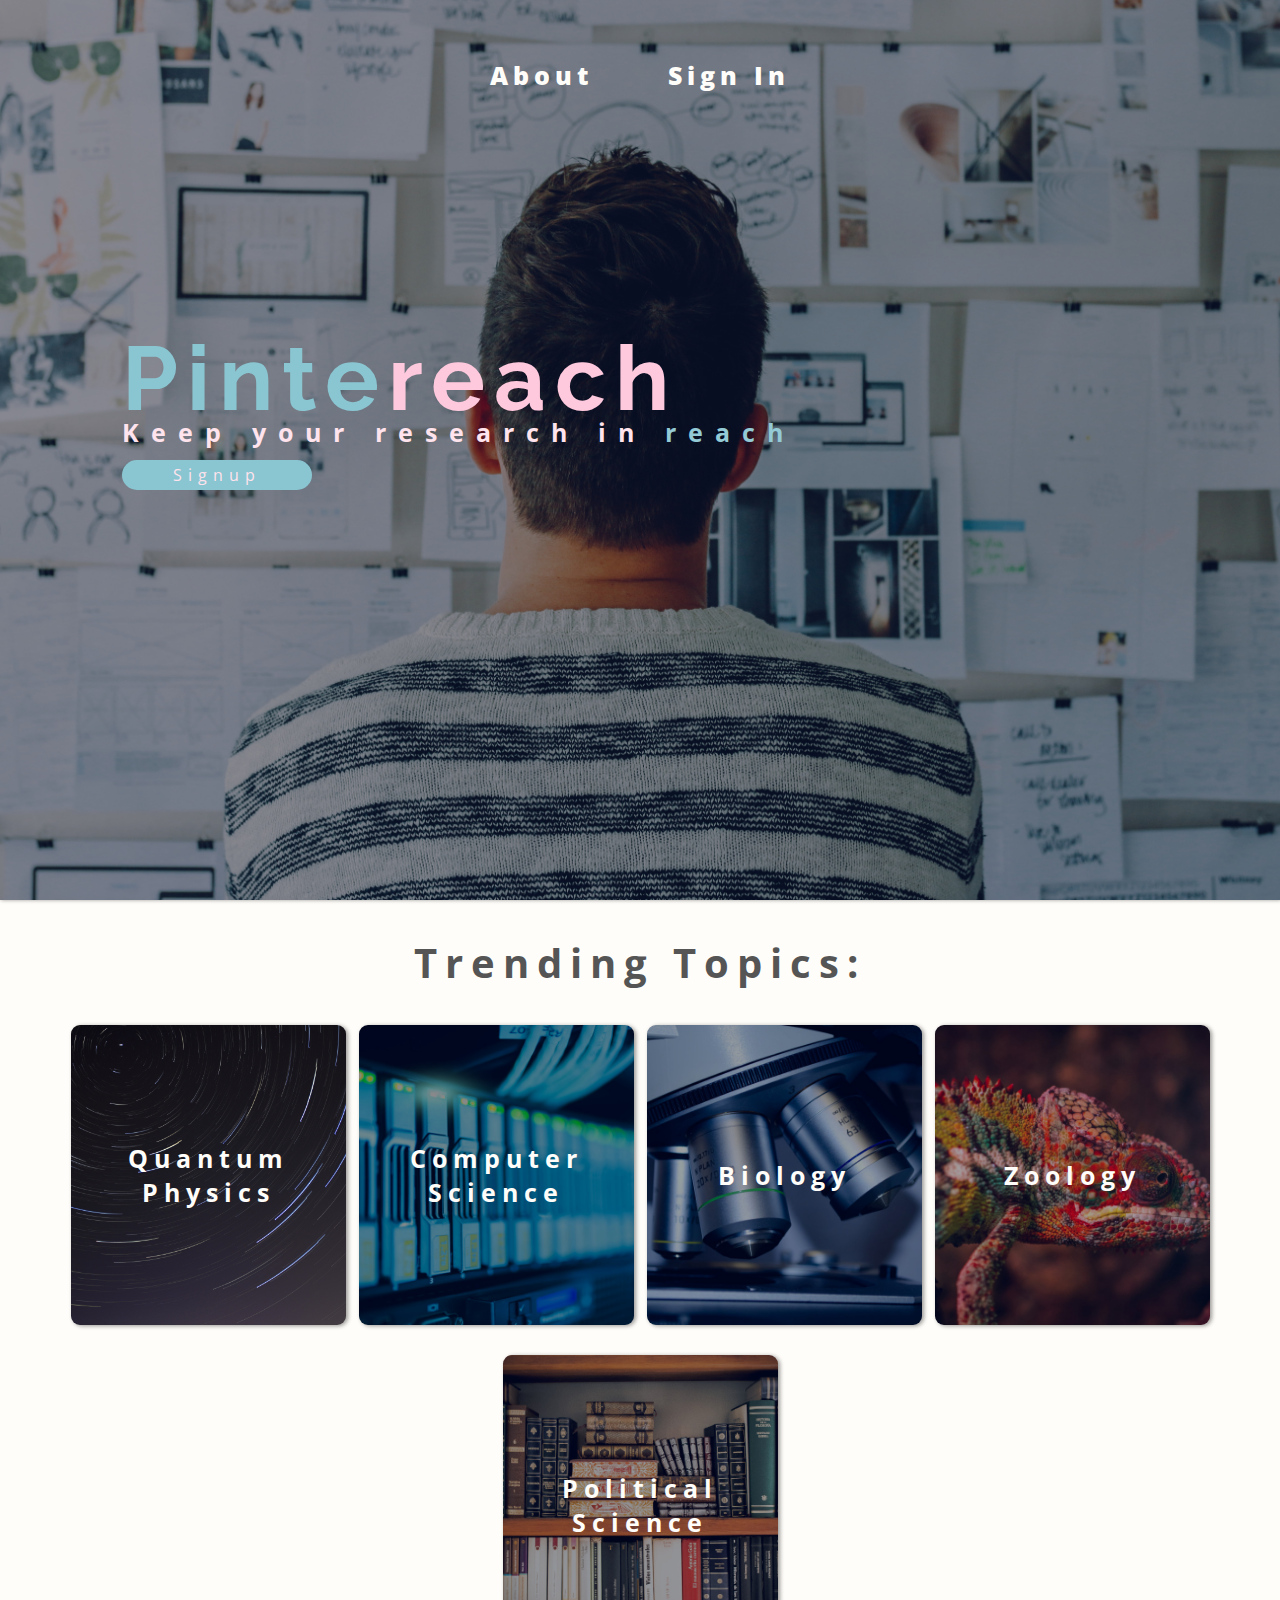
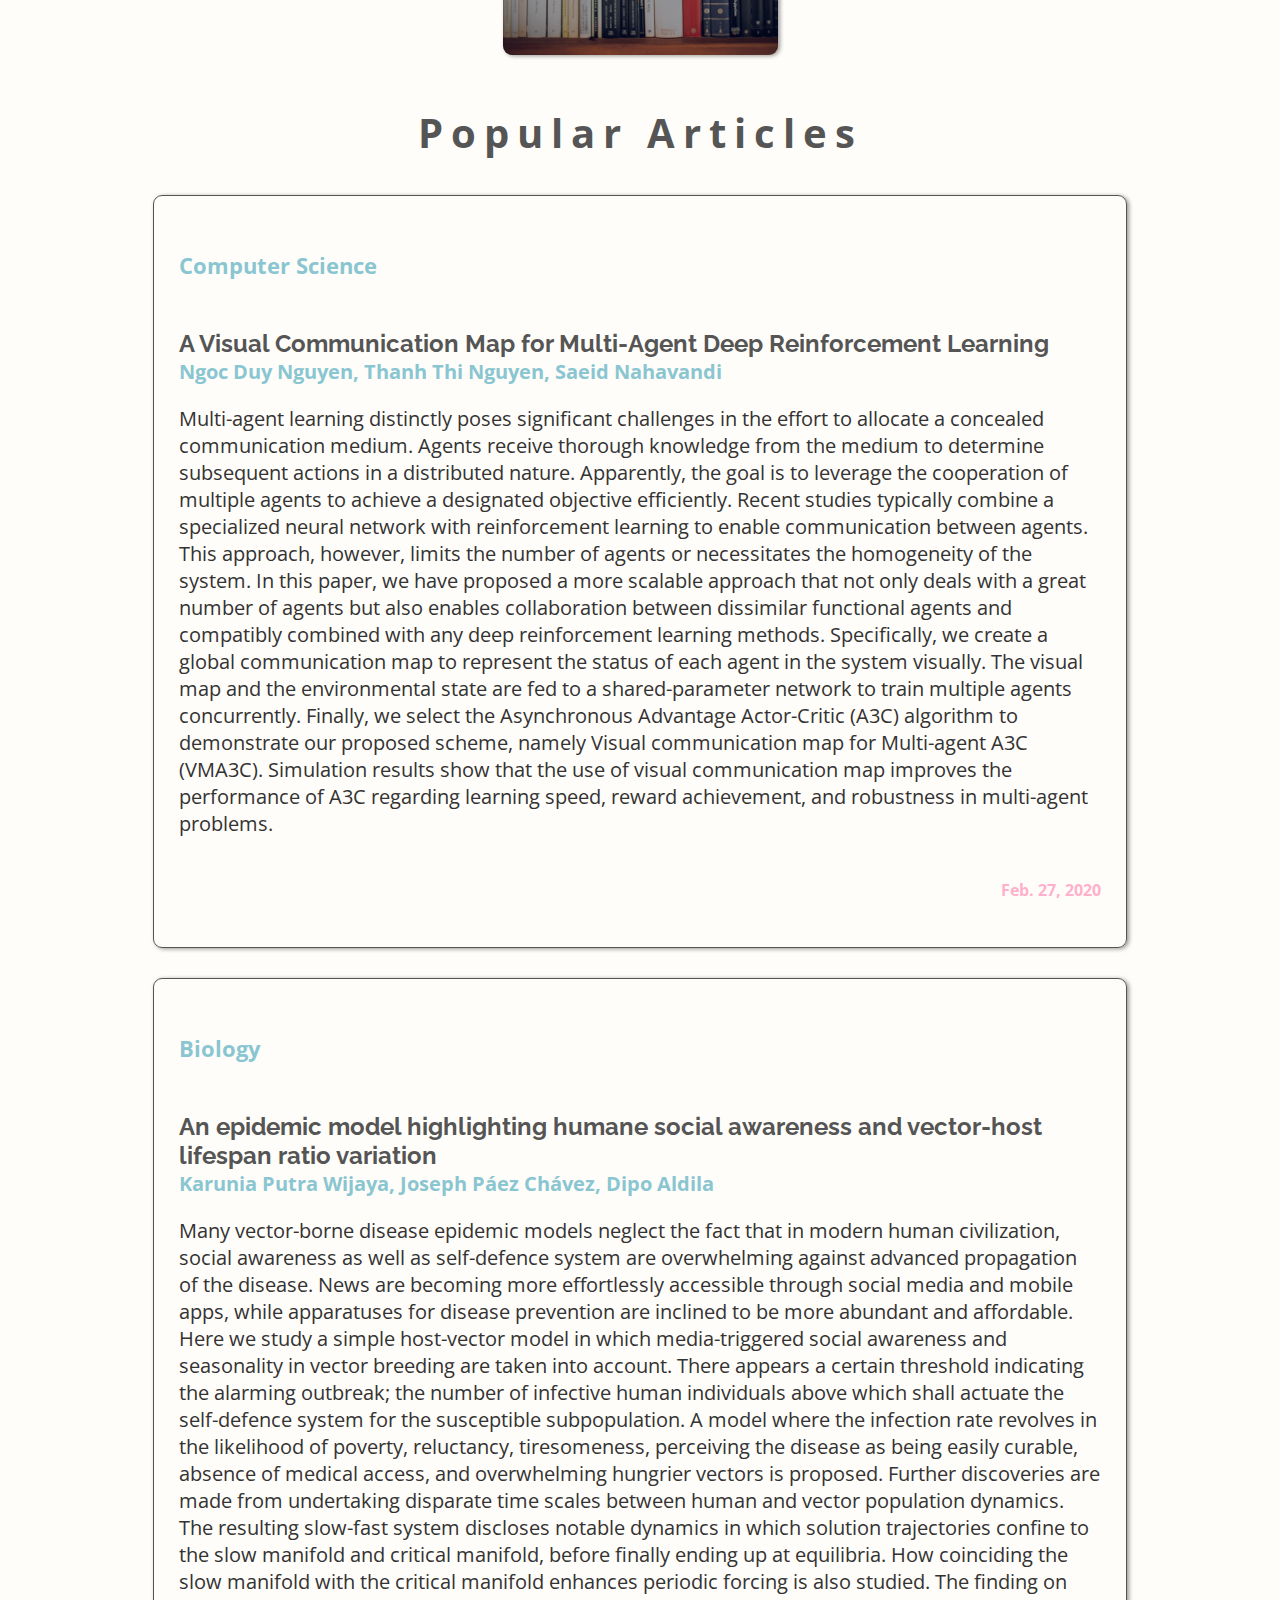
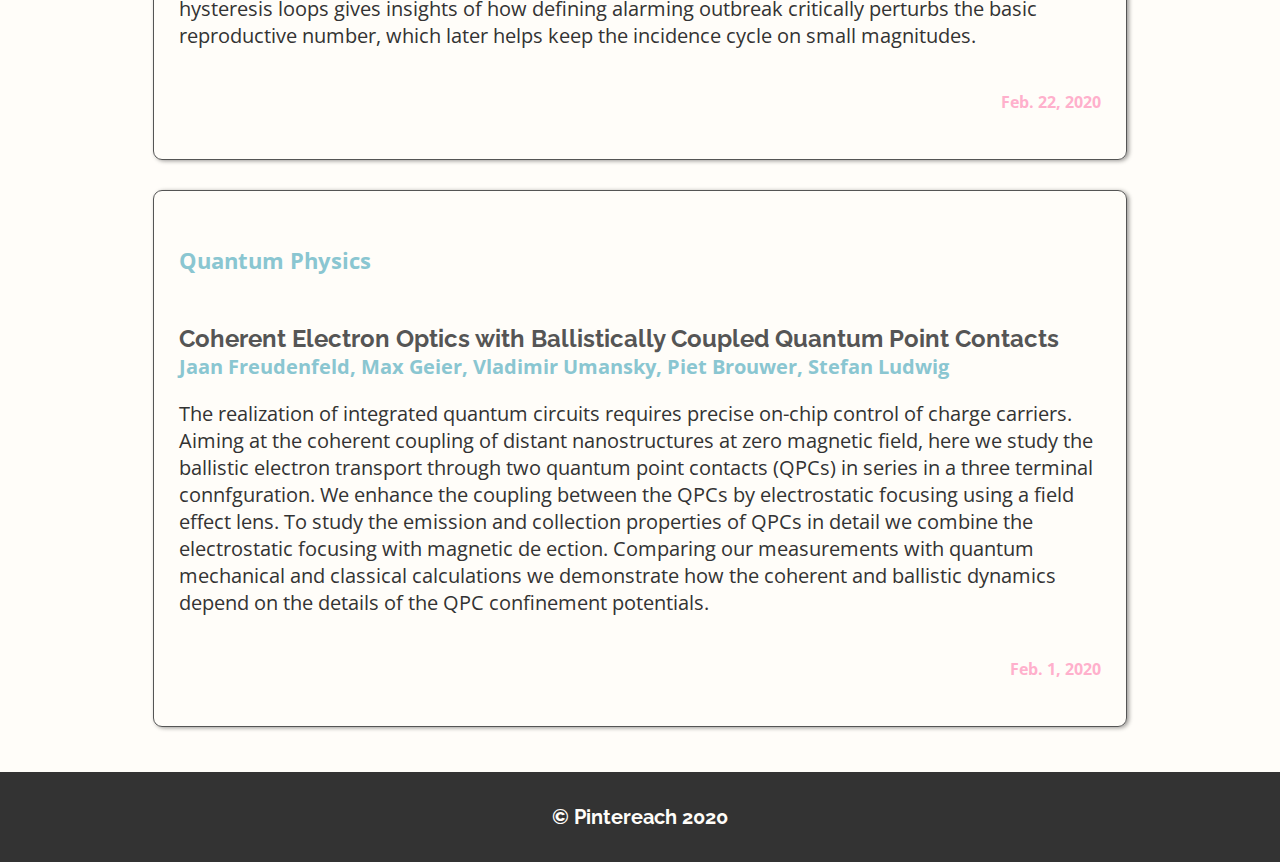
<file: index.html>
<!doctype html>

<html lang="en">
<head>
  <meta charset="utf-8">

  <title>Pintereach</title>

  <link href="https://fonts.googleapis.com/css?family=Open+Sans+Condensed:300|Raleway|Roboto&display=swap" rel="stylesheet">

  <link href="css/index.css" rel="stylesheet">

  <meta name="viewport" content="width=device-width, initial-scale=1">


</head>

<body>

 <!-- navigation code here -->

 <section class="tMain">

    <nav>

      <section class="linksSec">

        <a href='#' class="navLinks">About</a>
        
        <a href='#' class="navLinks">Sign In</a>

      </section>

    </nav>

    <header>

      <section id='slogan'>
      
        <h1 class="title">Pinte<span class=highlighter>reach</span></h1>

        <h4 class="underTitle">Keep your <span class=highlighter>research</span> in <span id=highlighter2>reach</span></h4>

        <div id="signup">Signup</div>

      </section>

    </header>

  </section>

  <!-- Trending Subjects -->

  <section id="trSubject">

    <h3 class="trSubjectTitle">Trending Topics:</h3>

    <section class="trSubjectCards">
      
      <div class="trCard" id="quantum"><h4 class="trCardTitle">Quantum Physics</h4></div>

      <div class="trCard" id="comSci"><h4 class="trCardTitle">Computer Science</h4></div>

      <div class="trCard" id="biology"><h4 class="trCardTitle">Biology</h4></div>

      <div class="trCard" id="zoology"><h4 class="trCardTitle">Zoology</h4></div>

      <div class="trCard" id="poliSci"><h4 class="trCardTitle">Political Science</h4></div>

    </section>        

  </section>


  <!-- Trending Articles -->

  <section id="trArticles">
    
    <h3 class="trArticlesTitle">Popular Articles</h3>

    <section class="trArticlesSection">
      
      <div class="articleCard">
        
        <h4 class="articleTag">Computer Science</h4>

        <h2 class="articleTitle">A Visual Communication Map for Multi-Agent Deep Reinforcement Learning<h2 class="articleAuthor">Ngoc Duy Nguyen, Thanh Thi Nguyen, Saeid Nahavandi</h2></h2>

        <p class="articleBlurb">Multi-agent learning distinctly poses significant challenges in the effort to allocate a concealed communication medium. Agents receive thorough knowledge from the medium to determine subsequent actions in a distributed nature. Apparently, the goal is to leverage the cooperation of multiple agents to achieve a designated objective efficiently. Recent studies typically combine a specialized neural network with reinforcement learning to enable communication between agents. This approach, however, limits the number of agents or necessitates the homogeneity of the system. In this paper, we have proposed a more scalable approach that not only deals with a great number of agents but also enables collaboration between dissimilar functional agents and compatibly combined with any deep reinforcement learning methods. Specifically, we create a global communication map to represent the status of each agent in the system visually. The visual map and the environmental state are fed to a shared-parameter network to train multiple agents concurrently. Finally, we select the Asynchronous Advantage Actor-Critic (A3C) algorithm to demonstrate our proposed scheme, namely Visual communication map for Multi-agent A3C (VMA3C). Simulation results show that the use of visual communication map improves the performance of A3C regarding learning speed, reward achievement, and robustness in multi-agent problems.</p>

        <h4 class="articleDate">Feb. 27, 2020</h4>

      </div>

      <div class="articleCard">
        
        <h4 class="articleTag">Biology</h4>
        
        <h2 class="articleTitle">An epidemic model highlighting humane social awareness and vector-host lifespan ratio variation<h2 class="articleAuthor">Karunia Putra Wijaya, Joseph Páez Chávez, Dipo Aldila</h2></h2>

        <p class="articleBlurb">Many vector-borne disease epidemic models neglect the fact that in modern human civilization, social awareness as well as self-defence system are overwhelming against advanced propagation of the disease. News are becoming more effortlessly accessible through social media and mobile apps, while apparatuses for disease prevention are inclined to be more abundant and affordable. Here we study a simple host-vector model in which media-triggered social awareness and seasonality in vector breeding are taken into account. There appears a certain threshold indicating the alarming outbreak; the number of infective human individuals above which shall actuate the self-defence system for the susceptible subpopulation. A model where the infection rate revolves in the likelihood of poverty, reluctancy, tiresomeness, perceiving the disease as being easily curable, absence of medical access, and overwhelming hungrier vectors is proposed. Further discoveries are made from undertaking disparate time scales between human and vector population dynamics. The resulting slow-fast system discloses notable dynamics in which solution trajectories confine to the slow manifold and critical manifold, before finally ending up at equilibria. How coinciding the slow manifold with the critical manifold enhances periodic forcing is also studied. The finding on hysteresis loops gives insights of how defining alarming outbreak critically perturbs the basic reproductive number, which later helps keep the incidence cycle on small magnitudes.</p>

        <h4 class="articleDate">Feb. 22, 2020</h4>

      </div>

      <div class="articleCard">
        
        <h4 class="articleTag">Quantum Physics</h4>
        
        <h2 class="articleTitle">Coherent Electron Optics with Ballistically Coupled Quantum Point Contacts<h2 class="articleAuthor">Jaan Freudenfeld, Max Geier, Vladimir Umansky, Piet Brouwer, Stefan Ludwig</h2></h2>

        <p class="articleBlurb">The realization of integrated quantum circuits requires precise on-chip control of charge carriers. Aiming at the coherent coupling of distant nanostructures at zero magnetic field, here we study the ballistic electron transport through two quantum point contacts (QPCs) in series in a three terminal connfguration. We enhance the coupling between the QPCs by electrostatic focusing using a field effect lens. To study the emission and collection properties of QPCs in detail we combine the electrostatic focusing with magnetic de ection. Comparing our measurements with quantum mechanical and classical calculations we demonstrate how the coherent and ballistic dynamics depend on the details of the QPC confinement potentials.</p>

        <h4 class="articleDate">Feb. 1, 2020</h4>

      </div>





    </section>

  </section>

  <footer>
    
    <h5 class="footerContent">&#169; Pintereach 2020</h5>

  </footer>

 
</body>
</html>
</file>
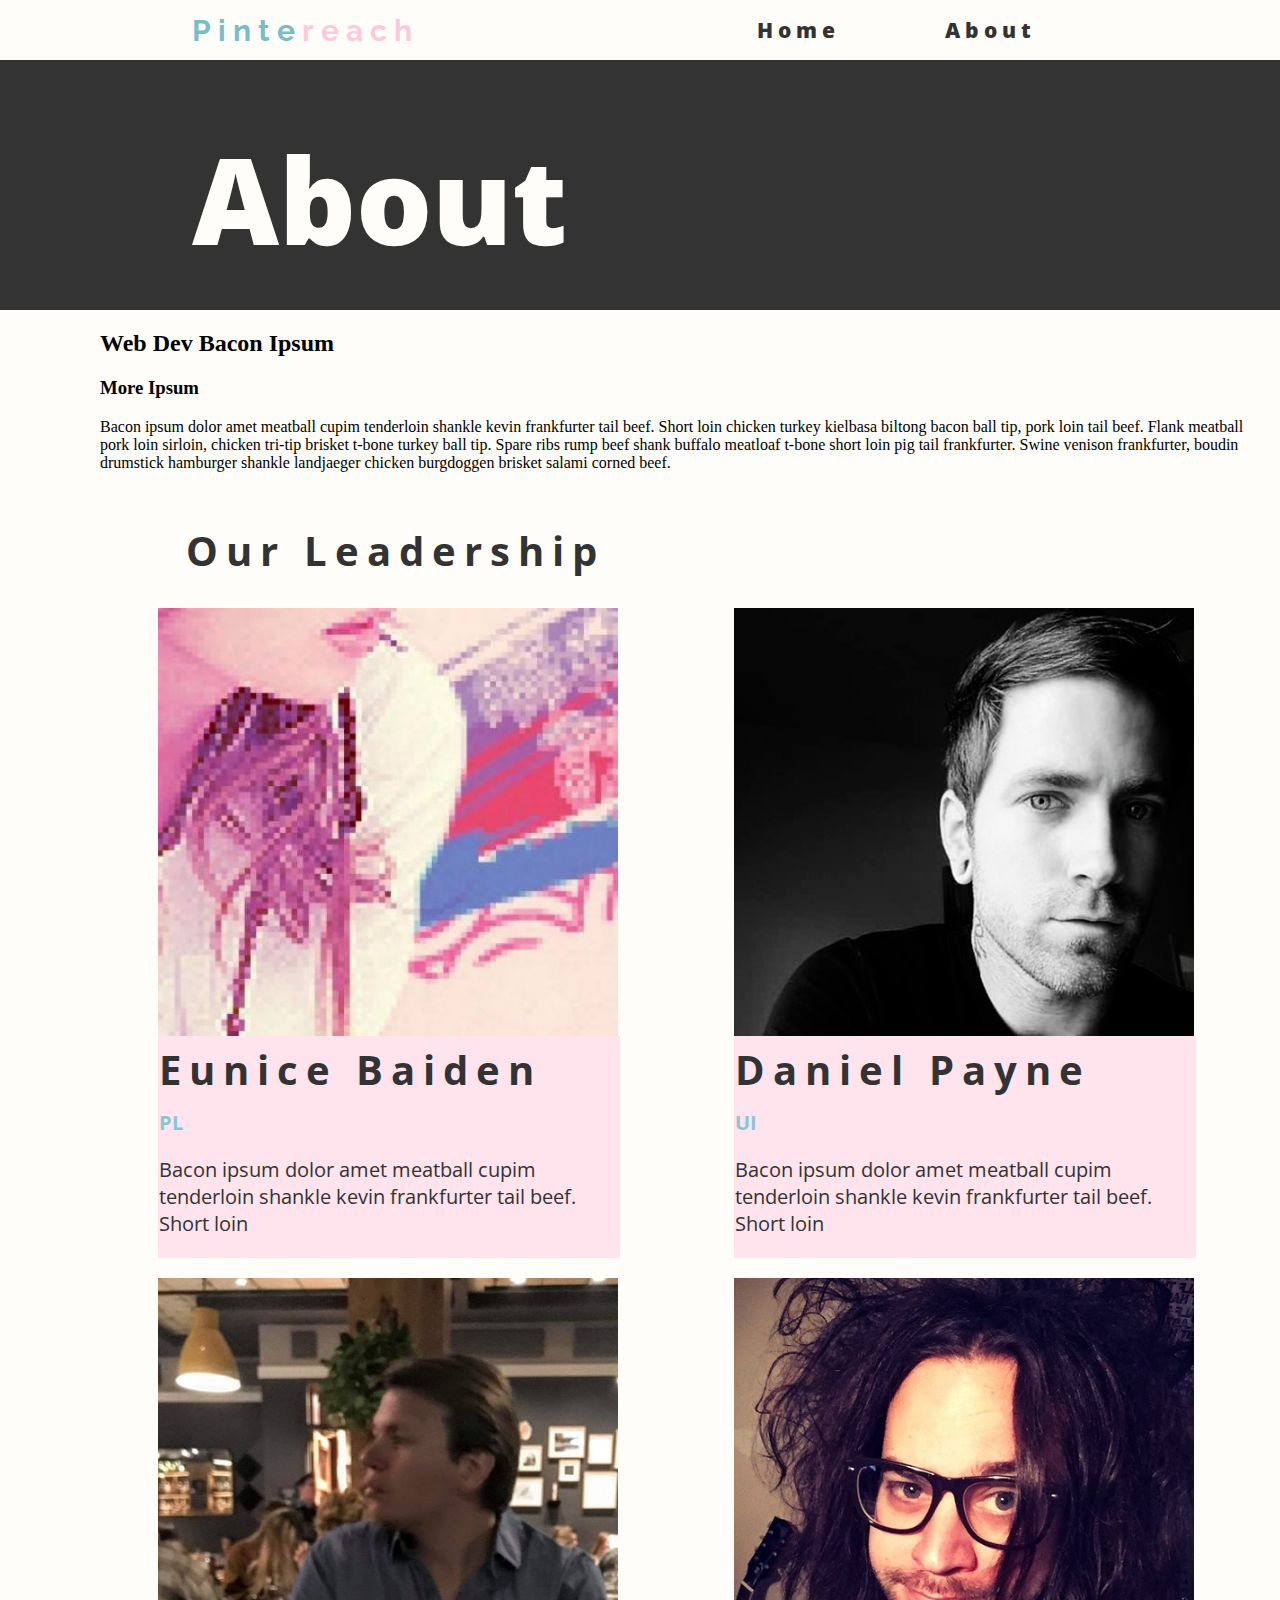
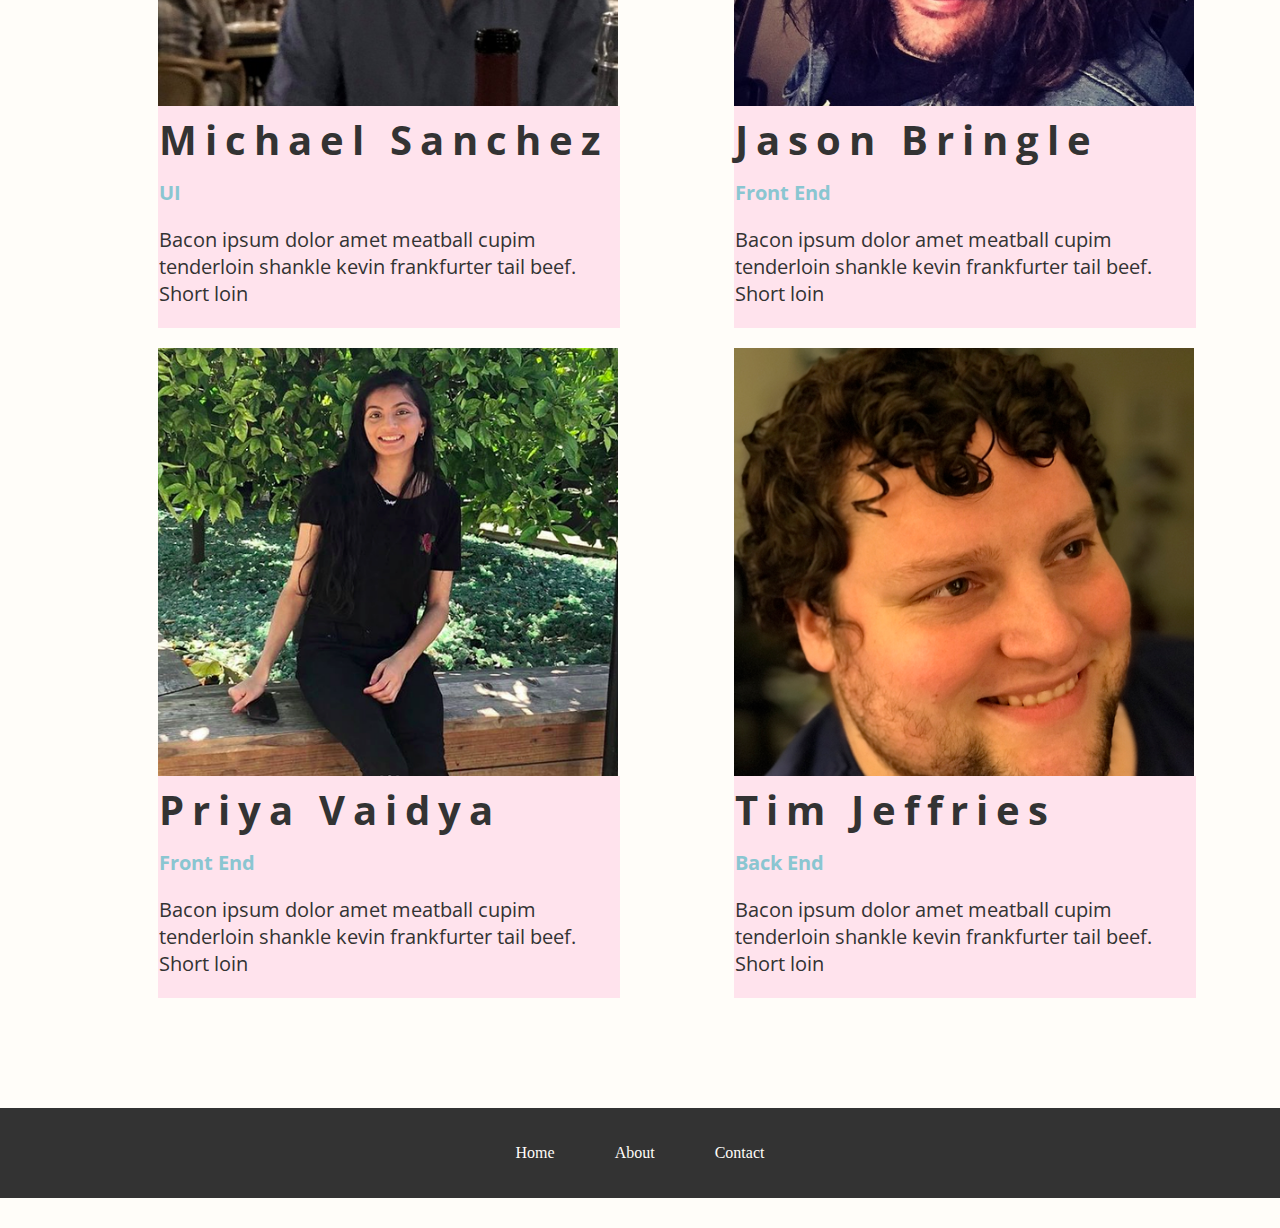
<file: about-page.html>
<!doctype html>

<html lang="en">
  <head>
    <meta charset="utf-8">

    <title></title>

    <link href="https://fonts.googleapis.com/css?family=Open+Sans+Condensed:300|Raleway|Roboto&display=swap" rel="stylesheet">
    <link rel="stylesheet" href="css/index.css">

  </head>

  <body>
 
    <div class="container">

      <header>
          <nav>
            <h4>Pinte<span class="highlighter">reach</span></h4>
            <div class="navbar">
            <a href="index.html">Home</a>
            <a href="#">About</a>
            </div>
        </nav>

        <div class="ap-top-section">
            <h1>About</h1>
        </div>
      </header>

      <section class="mid">
          <div class="">
            <h2>Web Dev Bacon Ipsum</h2>
            <h3>More Ipsum</h3>
              <p>Bacon ipsum dolor amet meatball cupim tenderloin shankle kevin frankfurter tail beef. Short loin chicken turkey kielbasa biltong bacon ball tip, pork loin tail beef. Flank meatball pork loin sirloin, chicken tri-tip brisket t-bone turkey ball tip. Spare ribs rump beef shank buffalo meatloaf t-bone short loin pig tail frankfurter. Swine venison frankfurter, boudin drumstick hamburger shankle landjaeger chicken burgdoggen brisket salami corned beef.</p>
          </div>
      </section>


  
        <section class="ap-main">
            <h2>Our Leadership</h2>

            <div class="ap-card">
                <div class="ap-photo" id="eunice"></div>
                
                <div class="ap-content">
                    <h3>Eunice Baiden</h3>
                    <h4>PL</h4>
                    <p>Bacon ipsum dolor amet meatball cupim tenderloin shankle kevin frankfurter tail beef. Short loin</p>
                </div>
            </div>
        

        
            <div class="ap-card">
                  <div class="ap-photo" id="daniel"></div>
                  
                  <div class="ap-content">
                      <h3>Daniel Payne</h3>
                      <h4>UI</h4>
                      <p>Bacon ipsum dolor amet meatball cupim tenderloin shankle kevin frankfurter tail beef. Short loin</p>
                  </div>
            </div>
          

          
            <div class="ap-card">
                  <div class="ap-photo" id="michael">
                  </div>
                  <div class="ap-content">
                      <h3>Michael Sanchez</h3>
                      <h4>UI</h4>
                      <p>Bacon ipsum dolor amet meatball cupim tenderloin shankle kevin frankfurter tail beef. Short loin</p>
                  </div>
            </div>
          

          
            <div class="ap-card">
                  <div class="ap-photo" id="jason">
                  </div>
                  <div class="ap-content">
                      <h3>Jason Bringle</h3>
                      <h4>Front End</h4>
                      <p>Bacon ipsum dolor amet meatball cupim tenderloin shankle kevin frankfurter tail beef. Short loin</p>
                  </div>
            </div>
          

          
            <div class="ap-card">
                  <div class="ap-photo" id="priya">
                  </div>
                  <div class="ap-content">
                      <h3>Priya Vaidya</h3>
                      <h4>Front End</h4>
                      <p>Bacon ipsum dolor amet meatball cupim tenderloin shankle kevin frankfurter tail beef. Short loin</p>
                  </div>
            </div>
          

          
            <div class="ap-card">
                  <div class="ap-photo" id="tim">
                  </div>
                  <div class="ap-content">
                      <h3>Tim Jeffries</h3>
                      <h4>Back End</h4>
                      <p>Bacon ipsum dolor amet meatball cupim tenderloin shankle kevin frankfurter tail beef. Short loin</p>
                  </div>
            </div>
        </section>


      <footer class="ap-footer">
        <nav class="ap-footernav">
          <a href="index.html">Home</a>
          <a href="#">About</a>
          <a href="#">Contact</a>
        </nav>
      </footer>

    </div><!-- container -->        
  </body>
</html>
</file>
<file: css/index.css>
/*// Variables*/
/*// Mobile var*/
/*colors*/
/*Fonts*/
/*// Mixins Here*/
/*Default card photo mixin with parametric naming [@name value should be name of image file]*/
/*Font family mixin with parametric sizing*/
/*// General Styles*/
a {
  text-decoration: none;
  text-decoration-color: none;
  color: inherit;
}
body {
  width: 100%;
  padding: 0;
  margin: 0;
  overflow-x: hidden;
  background-color: #fffdf9;
}
/*Nav Properties*/
nav {
  display: flex;
  flex-wrap: wrap;
  justify-content: center;
  height: 150px;
  align-content: center;
  width: 100%;
  padding: 0px 15px 0px 15px;
}
nav .linksSec {
  width: 30%;
  display: flex;
  flex-wrap: wrap;
  justify-content: space-around;
  align-content: center;
}
@media (max-width:800px) {
  nav .linksSec {
    width: 100%;
  }
}
@media (max-width:1000px) {
  nav .linksSec {
    width: 100%;
  }
}
nav a.navLinks {
  font-size: 25px;
  padding: 0 15px;
  text-decoration: none;
  color: #FFFDF9;
  margin: auto;
  align-content: center;
  font-family: 'Open Sans Condensed';
  letter-spacing: 5px;
  font-weight: 800;
  -webkit-transition: all 0.2s ease-in-out;
  -moz-transition: all 0.2s ease-in-out;
  -o-transition: all 0.2s ease-in-out;
  transition: all 0.2s ease-in-out;
}
@media (max-width:800px) {
  nav a.navLinks {
    font-size: 15px;
  }
}
nav a.navLinks:hover {
  color: #8ac6d1;
  font-weight: 800;
}
/*Footer*/
footer {
  background-color: #333333;
  width: 100vw;
  height: 10vh;
  display: flex;
  flex-wrap: wrap;
  justify-content: center;
  align-content: center;
}
footer h5.footerContent {
  font-family: 'Raleway';
  font-size: 20px;
  color: #FFFDF9;
}
/*HOME LESS STYLING*/
.tMain {
  height: 100vh;
  width: 100vw;
  background-image: url('../images/aDark2.jpg');
  background-repeat: no-repeat;
  background-position: center;
  background-size: cover;
  display: flex;
  flex-wrap: wrap;
  box-shadow: 1px 0px 4px rgba(0, 0, 0, 0.4);
}
/*Header Section*/
header {
  height: 400px;
  width: 95vw;
  display: flex;
  flex-wrap: wrap;
  justify-content: center;
  /*align-content: center;*/
}
@media (max-width:800px) {
  header {
    width: 100%;
  }
}
@media (max-width:1000px) {
  header {
    width: 100%;
  }
}
header section#slogan {
  width: 80%;
  height: 100%;
}
@media (max-width:1000px) {
  header section#slogan {
    width: 100%;
  }
}
@media (max-width:800px) {
  header section#slogan {
    width: 100%;
  }
}
header h1.title {
  width: 100%;
  height: 90px;
  text-align: left;
  padding: 0;
  color: #8ac6d1;
  font-family: 'Raleway';
  font-size: 90px;
  letter-spacing: 9px;
  margin: 0;
}
@media (max-width:800px) {
  header h1.title {
    text-align: center;
    font-size: 40px;
    letter-spacing: 6px;
    height: 40px;
  }
}
@media (max-width:1000px) {
  header h1.title {
    text-align: center;
    font-size: 40px;
    letter-spacing: 9px;
    height: 40px;
  }
}
header h1.title span.highlighter {
  color: #ffc9dd;
}
header h4.underTitle {
  width: 100%;
  height: 35px;
  text-align: left;
  font-family: 'Open Sans Condensed';
  font-size: 25px;
  letter-spacing: 12px;
  margin: 0;
  color: #ffe3ed;
}
@media (max-width:800px) {
  header h4.underTitle {
    text-align: center;
    font-size: 20px;
    letter-spacing: 3px;
    height: 30px;
  }
}
@media (max-width:1000px) {
  header h4.underTitle {
    text-align: center;
    font-size: 20px;
    letter-spacing: 3px;
    height: 30px;
  }
}
header h4.underTitle span#highlighter2 {
  color: #93cad5;
}
header h4.underTitle span.highlighter {
  color: #ffe3ed;
}
header #signup {
  background-color: #8ac6d1;
  color: #ffe3ed;
  width: 190px;
  height: 30px;
  border-radius: 15px;
  margin: 10px auto auto 0;
  line-height: 30px;
  text-align: center;
  font-family: 'Open Sans Condensed';
  font-size: default;
  letter-spacing: 6px;
  -webkit-transition: all 0.2s ease-in-out;
  -moz-transition: all 0.2s ease-in-out;
  -o-transition: all 0.2s ease-in-out;
  transition: all 0.2s ease-in-out;
}
header #signup:hover {
  background-color: #ffe3ed;
  color: #8ac6d1;
  -webkit-transition: all 0.2s ease-in-out;
  -moz-transition: all 0.2s ease-in-out;
  -o-transition: all 0.2s ease-in-out;
  transition: all 0.2s ease-in-out;
  cursor: pointer;
}
@media (max-width:1000px) {
  header #signup {
    margin: 10px auto;
  }
}
/*Trending Subjects*/
section#trSubject {
  padding: 30px auto 30px auto;
  width: 100vw;
  display: block;
  background-color: #fffdf9;
}
@media (max-width:800px) {
  section#trSubject {
    display: block;
    height: 100%;
  }
}
@media (max-width:1000px) {
  section#trSubject {
    display: block;
    height: 100%;
  }
}
section#trSubject h3.trSubjectTitle {
  width: 85%;
  height: 40px;
  text-align: center;
  font-family: 'Open Sans Condensed';
  font-size: 40px;
  letter-spacing: 8px;
  color: #555555;
  margin: 35px auto;
}
@media (max-width:800px) {
  section#trSubject h3.trSubjectTitle {
    font-size: 30px;
    height: 40px;
    line-height: 30px;
    margin: 30px auto;
  }
}
@media (max-width:1000px) {
  section#trSubject h3.trSubjectTitle {
    font-size: 30px;
    height: 40px;
    line-height: 30px;
    margin: 30px auto;
  }
}
section#trSubject section.trSubjectCards {
  width: 90%;
  height: 80%;
  margin: auto;
  display: flex;
  flex-wrap: wrap;
  justify-content: space-around;
}
@media (max-width:800px) {
  section#trSubject section.trSubjectCards {
    width: 100%;
  }
}
@media (max-width:1000px) {
  section#trSubject section.trSubjectCards {
    width: 100%;
  }
}
section#trSubject section.trSubjectCards div.trCard {
  display: flex;
  width: 275px;
  height: 300px;
  background-color: #fffdf9;
  border-radius: 9px;
  box-shadow: 2px 1px 4px rgba(0, 0, 0, 0.4);
  color: #1b262c;
  text-align: center;
  justify-content: space-around;
  align-items: center;
  letter-spacing: 5px;
  font-family: 'Open Sans Condensed';
  font-size: default;
  margin: 15px auto;
  -webkit-transition: all 0.2s ease-in-out;
  -moz-transition: all 0.2s ease-in-out;
  -o-transition: all 0.2s ease-in-out;
  transition: all 0.2s ease-in-out;
}
section#trSubject section.trSubjectCards div.trCard:hover {
  box-shadow: none;
  cursor: pointer;
  -webkit-transition: all 0.2s ease-in-out;
  -moz-transition: all 0.2s ease-in-out;
  -o-transition: all 0.2s ease-in-out;
  transition: all 0.2s ease-in-out;
}
@media (max-width:800px) {
  section#trSubject section.trSubjectCards div.trCard {
    width: 90%;
    height: 200px;
    margin: 15px auto;
  }
}
@media (max-width:1000px) {
  section#trSubject section.trSubjectCards div.trCard {
    width: 90%;
    height: 200px;
    margin: 15px auto;
  }
}
section#trSubject section.trSubjectCards div.trCard h4.trCardTitle {
  display: flex;
  width: 250px;
  height: 30px;
  color: #fffdf9;
  text-align: center;
  justify-content: center;
  align-items: center;
  letter-spacing: 6px;
  font-family: 'Open Sans Condensed';
  font-size: 25px;
  -webkit-transition: all 0.2s ease-in-out;
  -moz-transition: all 0.2s ease-in-out;
  -o-transition: all 0.2s ease-in-out;
  transition: all 0.2s ease-in-out;
}
section#trSubject section.trSubjectCards div.trCard h4.trCardTitle:hover {
  text-decoration: underline;
  text-decoration-color: #fffdf9;
  -webkit-transition: all 0.2s ease-in-out;
  -moz-transition: all 0.2s ease-in-out;
  -o-transition: all 0.2s ease-in-out;
  transition: all 0.2s ease-in-out;
}
section#trSubject section.trSubjectCards #quantum {
  background-image: url("../images/quantum.jpg");
  background-repeat: no-repeat;
  background-position: top;
  background-size: cover;
}
section#trSubject section.trSubjectCards #comSci {
  background-image: url("../images/computerScience.jpg");
  background-repeat: no-repeat;
  background-position: top;
  background-size: cover;
}
section#trSubject section.trSubjectCards #biology {
  background-image: url("../images/biology.jpg");
  background-repeat: no-repeat;
  background-position: top;
  background-size: cover;
}
section#trSubject section.trSubjectCards #zoology {
  background-image: url("../images/Animals.jpg");
  background-repeat: no-repeat;
  background-position: top;
  background-size: cover;
}
section#trSubject section.trSubjectCards #poliSci {
  background-image: url("../images/PoliSci.jpg");
  background-repeat: no-repeat;
  background-position: top;
  background-size: cover;
}
/*Trending Articles*/
section#trArticles {
  width: 100vw;
  display: block;
  background-color: #fffdf9;
  margin-bottom: 30px;
}
section#trArticles h3.trArticlesTitle {
  width: 85%;
  height: 40px;
  text-align: center;
  font-family: 'Open Sans Condensed';
  font-size: 40px;
  letter-spacing: 8px;
  color: #555555;
  margin: 35px auto;
}
@media (max-width:800px) {
  section#trArticles h3.trArticlesTitle {
    font-size: 30px;
    height: 40px;
    line-height: 30px;
    margin: 30px auto;
  }
}
@media (max-width:1000px) {
  section#trArticles h3.trArticlesTitle {
    font-size: 30px;
    height: 40px;
    line-height: 30px;
    margin: 30px auto;
  }
}
section#trArticles section.trArticlesSection {
  width: 90%;
  height: 80%;
  margin: auto;
  display: flex;
  flex-wrap: wrap;
  justify-content: space-around;
}
@media (max-width:800px) {
  section#trArticles section.trArticlesSection {
    width: 100%;
  }
}
@media (max-width:1000px) {
  section#trArticles section.trArticlesSection {
    width: 100%;
  }
}
section#trArticles section.trArticlesSection div.articleCard {
  width: 80%;
  border: 0.45px solid #555555;
  margin: 15px auto;
  border-radius: 9px;
  display: flex;
  flex-wrap: wrap;
  box-shadow: 2px 1px 4px rgba(0, 0, 0, 0.4);
  -webkit-transition: all 0.2s ease-in-out;
  -moz-transition: all 0.2s ease-in-out;
  -o-transition: all 0.2s ease-in-out;
  transition: all 0.2s ease-in-out;
  padding: 25px;
}
section#trArticles section.trArticlesSection div.articleCard:hover {
  box-shadow: 1px 0.5px 2px rgba(0, 0, 0, 0.4);
  cursor: pointer;
  -webkit-transition: all 0.2s ease-in-out;
  -moz-transition: all 0.2s ease-in-out;
  -o-transition: all 0.2s ease-in-out;
  transition: all 0.2s ease-in-out;
}
@media (max-width:800px) {
  section#trArticles section.trArticlesSection div.articleCard {
    width: 90%;
  }
}
section#trArticles section.trArticlesSection div.articleCard .articleTag {
  color: #8ac6d1;
  font-family: 'Open Sans Condensed';
  font-size: 22px;
}
section#trArticles section.trArticlesSection div.articleCard .articleTitle {
  color: #555555;
  font-family: 'Raleway';
  font-size: default;
  width: 100%;
  text-align: left;
  margin-bottom: 0px;
}
section#trArticles section.trArticlesSection div.articleCard .articleDate {
  color: #ffb0cc;
  font-family: 'Open Sans Condensed';
  font-size: initial;
  width: 100%;
  text-align: right;
}
section#trArticles section.trArticlesSection div.articleCard .articleBlurb {
  color: #333333;
  font-family: 'Open Sans Condensed';
  font-size: 20px;
}
section#trArticles section.trArticlesSection div.articleCard .articleAuthor {
  font-family: 'Open Sans Condensed';
  font-size: 20px;
  text-align: left;
  color: #8ac6d1;
  margin: 0px;
}
.container {
  width: 100%;
  display: block;
}
.container header {
  width: 100%;
  height: 250px;
  margin-top: 60px;
  background-color: #333333;
}
.container header nav {
  width: 100%;
  height: 60px;
  background-color: #FFFDF9;
  position: fixed;
  top: 0;
}
@media (max-width:800px) {
  .container header nav {
    display: flex;
    justify-content: space-between;
  }
}
.container header nav h4 {
  width: 40%;
  font-family: 'Raleway';
  font-size: 30px;
  color: #78bdca;
  letter-spacing: 7px;
}
.container header nav h4 span.highlighter {
  color: #ffc9dd;
}
.container header nav .navbar {
  display: flex;
  flex-wrap: wrap;
  justify-content: space-around;
  width: 30%;
  align-content: center;
}
.container header nav .navbar a {
  text-decoration: none;
  color: #333333;
  font-family: 'Open Sans Condensed';
  font-size: 21px;
  letter-spacing: 5px;
  font-weight: 800;
}
.container header .ap-top-section {
  display: flex;
  flex-wrap: wrap;
  align-items: flex-end;
  background-color: #333333;
  color: #fffdf9;
  width: 100%;
  height: 100%;
}
.container header .ap-top-section h1 {
  width: 70%;
  margin: 0 auto;
  font-family: 'Open Sans Condensed';
  font-size: 120px;
  font-weight: 800;
  padding-bottom: 30px;
}
.container .mid {
  width: 90%;
  margin-left: 100px;
}
@media (max-width:800px) {
  .container .mid {
    display: flex;
    flex-wrap: wrap;
    margin: auto;
  }
}
.container .ap-main {
  display: flex;
  margin: 0px 0px 100px 100px;
  flex-wrap: wrap;
  width: 90%;
}
@media (max-width:800px) {
  .container .ap-main {
    display: flex;
    flex-direction: column;
    width: 100%;
    margin: auto;
  }
}
.container .ap-main h2 {
  width: 85%;
  font-family: 'Open Sans Condensed';
  font-size: 40px;
  height: 40px;
  letter-spacing: 8px;
  color: #333333;
  margin: 35px auto;
}
.container .ap-main .ap-card {
  height: 650px;
  width: 40%;
  margin: 10px auto;
  display: flex;
  flex-direction: column;
}
@media (max-width:800px) {
  .container .ap-main .ap-card {
    display: flex;
    justify-content: space-between;
    width: 80%;
  }
}
.container .ap-main .ap-card .ap-photo {
  height: 650px;
  width: 100%;
}
.container .ap-main .ap-card #eunice {
  background-repeat: no-repeat;
  background-position: center;
  background-size: cover;
  background-image: url('../images/Eunice.png');
}
.container .ap-main .ap-card #daniel {
  background-repeat: no-repeat;
  background-position: center;
  background-size: cover;
  background-image: url('../images/Daniel.png');
}
.container .ap-main .ap-card #michael {
  background-repeat: no-repeat;
  background-position: center;
  background-size: cover;
  background-image: url('../images/Michael.png');
}
.container .ap-main .ap-card #jason {
  background-repeat: no-repeat;
  background-position: center;
  background-size: cover;
  background-image: url('../images/Jason.png');
}
.container .ap-main .ap-card #priya {
  background-repeat: no-repeat;
  background-position: center;
  background-size: cover;
  background-image: url('../images/Priya.png');
}
.container .ap-main .ap-card #tim {
  background-repeat: no-repeat;
  background-position: center;
  background-size: cover;
  background-image: url('../images/Tim.png');
}
.container .ap-main .ap-card .ap-content {
  width: 100%;
  background-color: #ffe3ed;
  margin: auto auto 0px auto;
  padding: 1px;
}
@media (max-width:800px) {
  .container .ap-main .ap-card .ap-content {
    display: flex;
    flex-direction: column;
  }
}
.container .ap-main .ap-card .ap-content h3 {
  font-family: 'Open Sans Condensed';
  font-size: 40px;
  width: 100%;
  height: 40px;
  text-align: left;
  letter-spacing: 8px;
  color: #333333;
  margin: 5px auto;
}
@media (max-width:800px) {
  .container .ap-main .ap-card .ap-content h3 {
    display: flex;
    flex-direction: column;
    letter-spacing: 0px;
    margin: 0px;
  }
}
.container .ap-main .ap-card .ap-content h4 {
  font-family: 'Open Sans Condensed';
  font-size: 20px;
  width: 100%;
  height: 20px;
  text-align: left;
  color: #8ac6d1;
}
.container .ap-main .ap-card .ap-content p {
  color: #333333;
  font-family: 'Open Sans Condensed';
  font-size: 20px;
}
.container .ap-footer {
  background-color: #333333;
}
.container .ap-footernav {
  display: flex;
  justify-content: center;
}
.container .ap-footernav a {
  margin: 0px 30px 0px 30px;
  color: #fffdf9;
}
</file>
